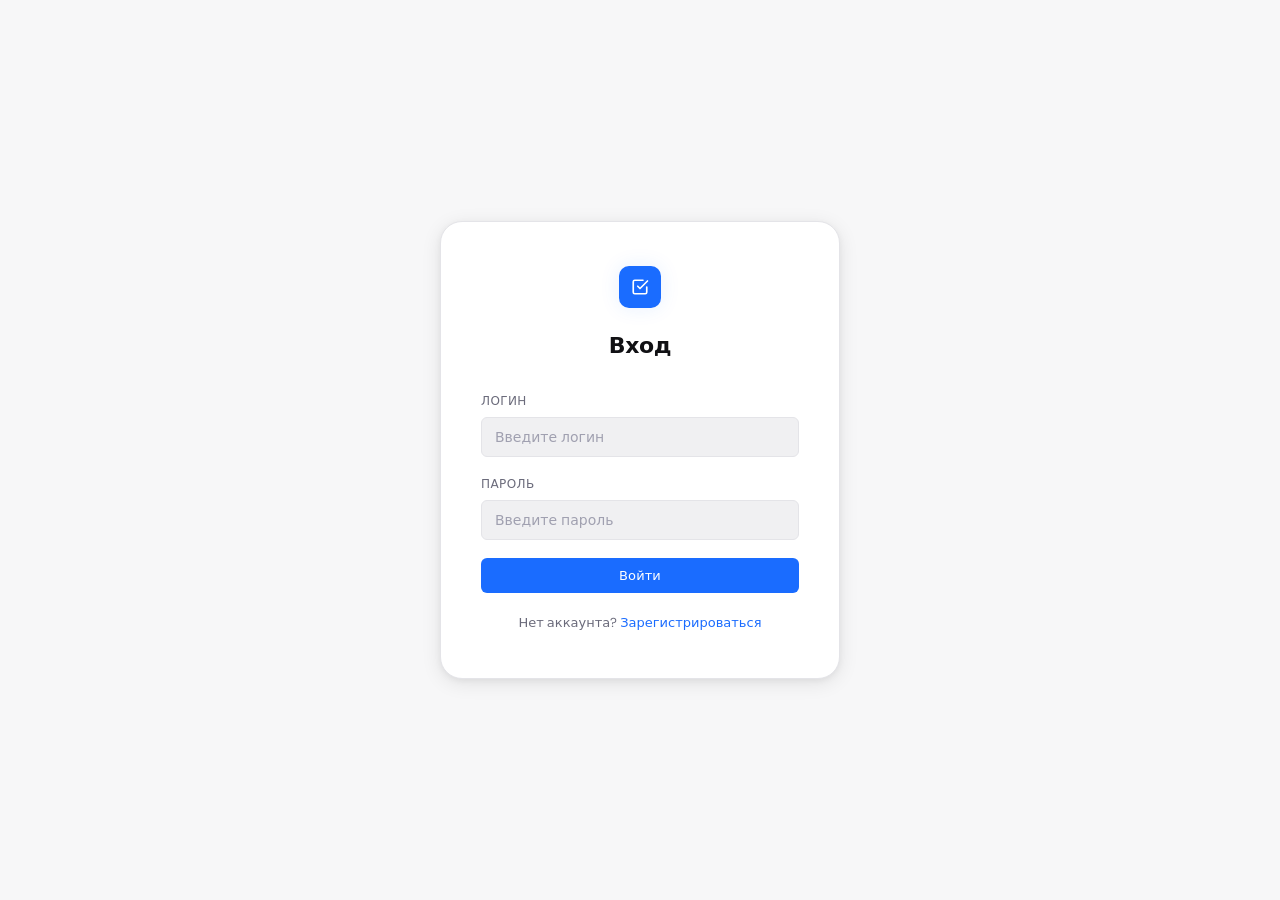
<file: frontend/index.html>
<!DOCTYPE html>
<html lang="ru" data-theme="light">
<head>
  <meta charset="UTF-8">
  <meta name="viewport" content="width=device-width, initial-scale=1.0">
  <title>Задачи</title>
  <link rel="stylesheet" href="css/style.css">
</head>
<body>
<div id="app">

  <!-- ── Auth ─────────────────────────────────────────── -->
  <div id="auth-container" class="container hidden">

    <div id="login-form" class="auth-form">
      <div class="auth-logo">
        <div class="auth-logo-mark">
          <svg width="18" height="18" viewBox="0 0 24 24" fill="none" stroke="currentColor" stroke-width="2.2" stroke-linecap="round" stroke-linejoin="round">
            <path d="M9 11l3 3L22 4"/><path d="M21 12v7a2 2 0 01-2 2H5a2 2 0 01-2-2V5a2 2 0 012-2h11"/>
          </svg>
        </div>
      </div>
      <h1>Вход</h1>
      <form onsubmit="return handleLogin(event)">
        <div class="form-group">
          <label for="login-username">Логин</label>
          <input type="text" id="login-username" name="login" placeholder="Введите логин" required>
        </div>
        <div class="form-group">
          <label for="login-password">Пароль</label>
          <input type="password" id="login-password" name="password" placeholder="Введите пароль" required>
        </div>
        <button type="submit" class="btn btn-primary">Войти</button>
        <p class="form-switch">Нет аккаунта? <a href="#" onclick="showRegister()">Зарегистрироваться</a></p>
      </form>
    </div>

    <div id="register-form" class="auth-form hidden">
      <div class="auth-logo">
        <div class="auth-logo-mark">
          <svg width="18" height="18" viewBox="0 0 24 24" fill="none" stroke="currentColor" stroke-width="2.2" stroke-linecap="round" stroke-linejoin="round">
            <path d="M9 11l3 3L22 4"/><path d="M21 12v7a2 2 0 01-2 2H5a2 2 0 01-2-2V5a2 2 0 012-2h11"/>
          </svg>
        </div>
      </div>
      <h1>Регистрация</h1>
      <form onsubmit="return handleRegister(event)">
        <div class="form-group">
          <label for="register-username">Логин</label>
          <input type="text" id="register-username" name="login" placeholder="Придумайте логин" required>
        </div>
        <div class="form-group">
          <label for="register-password">Пароль</label>
          <input type="password" id="register-password" name="password" placeholder="Придумайте пароль" required>
        </div>
        <button type="submit" class="btn btn-primary">Создать аккаунт</button>
        <p class="form-switch">Уже есть аккаунт? <a href="#" onclick="showLogin()">Войти</a></p>
      </form>
    </div>

  </div>

  <!-- ── Main App ───────────────────────────────────────── -->
  <div id="main-container" class="container hidden">

    <!-- Header -->
    <header class="header">
      <div class="header-brand">
        <div class="header-brand-mark">
          <svg width="16" height="16" viewBox="0 0 24 24" fill="none" stroke="currentColor" stroke-width="2.3" stroke-linecap="round" stroke-linejoin="round">
            <path d="M9 11l3 3L22 4"/><path d="M21 12v7a2 2 0 01-2 2H5a2 2 0 01-2-2V5a2 2 0 012-2h11"/>
          </svg>
        </div>
        <h1>Задачи</h1>
      </div>
      <div class="header-actions">
        <span id="user-greeting"></span>
        <button class="theme-toggle" onclick="toggleTheme()" title="Сменить тему" id="theme-btn">
          <!-- sun icon (shown in dark mode) -->
          <svg id="icon-sun" width="16" height="16" viewBox="0 0 24 24" fill="none" stroke="currentColor" stroke-width="2" stroke-linecap="round" stroke-linejoin="round" style="display:none">
            <circle cx="12" cy="12" r="5"/><line x1="12" y1="1" x2="12" y2="3"/><line x1="12" y1="21" x2="12" y2="23"/>
            <line x1="4.22" y1="4.22" x2="5.64" y2="5.64"/><line x1="18.36" y1="18.36" x2="19.78" y2="19.78"/>
            <line x1="1" y1="12" x2="3" y2="12"/><line x1="21" y1="12" x2="23" y2="12"/>
            <line x1="4.22" y1="19.78" x2="5.64" y2="18.36"/><line x1="18.36" y1="5.64" x2="19.78" y2="4.22"/>
          </svg>
          <!-- moon icon (shown in light mode) -->
          <svg id="icon-moon" width="16" height="16" viewBox="0 0 24 24" fill="none" stroke="currentColor" stroke-width="2" stroke-linecap="round" stroke-linejoin="round">
            <path d="M21 12.79A9 9 0 1111.21 3a7 7 0 009.79 9.79z"/>
          </svg>
        </button>
        <button onclick="showProfile()" class="btn btn-secondary btn-small">
          <svg width="13" height="13" viewBox="0 0 24 24" fill="none" stroke="currentColor" stroke-width="2" stroke-linecap="round" stroke-linejoin="round">
            <path d="M20 21v-2a4 4 0 00-4-4H8a4 4 0 00-4 4v2"/><circle cx="12" cy="7" r="4"/>
          </svg>
          Профиль
        </button>
        <button onclick="handleLogout()" class="btn btn-danger btn-small">
          <svg width="13" height="13" viewBox="0 0 24 24" fill="none" stroke="currentColor" stroke-width="2" stroke-linecap="round" stroke-linejoin="round">
            <path d="M9 21H5a2 2 0 01-2-2V5a2 2 0 012-2h4"/><polyline points="16 17 21 12 16 7"/><line x1="21" y1="12" x2="9" y2="12"/>
          </svg>
          Выйти
        </button>
      </div>
    </header>

    <!-- Navigation -->
    <nav class="nav">
      <button class="nav-btn active" onclick="showSection('tasks')">Задачи</button>
      <button class="nav-btn" onclick="showSection('types')">Типы задач</button>
    </nav>

    <!-- Tasks Section -->
    <section id="tasks-section">

      <!-- Week Date Picker -->
      <div class="week-picker">
        <div class="week-picker-header">
          <span class="week-label" id="week-label"></span>
          <div class="week-header-right">
            <button class="week-today-btn" onclick="jumpToToday()" id="week-today-btn">Сегодня</button>
            <button class="week-nav-btn" id="week-prev" onclick="shiftWeek(-1)">
              <svg width="12" height="12" viewBox="0 0 24 24" fill="none" stroke="currentColor" stroke-width="2.5" stroke-linecap="round" stroke-linejoin="round"><polyline points="15 18 9 12 15 6"/></svg>
            </button>
            <button class="week-nav-btn" id="week-next" onclick="shiftWeek(1)">
              <svg width="12" height="12" viewBox="0 0 24 24" fill="none" stroke="currentColor" stroke-width="2.5" stroke-linecap="round" stroke-linejoin="round"><polyline points="9 18 15 12 9 6"/></svg>
            </button>
          </div>
        </div>
        <div class="week-days" id="week-days"></div>
      </div>

      <div class="filters">
        <input type="text" id="search-input" placeholder="Поиск задач..." oninput="debouncedSearch()">
        <select id="filter-completed" onchange="applyFilters()">
          <option value="">Все задачи</option>
          <option value="true">Выполненные</option>
          <option value="false">Невыполненные</option>
        </select>
        <input type="date" id="filter-date" style="display:none">
        <button onclick="clearFilters()" class="btn btn-ghost btn-small">Сбросить</button>
      </div>

      <div class="section-toolbar">
        <span class="tasks-count" id="tasks-count"></span>
        <button onclick="showCreateTaskModal()" class="btn btn-primary">
          <svg width="14" height="14" viewBox="0 0 24 24" fill="none" stroke="currentColor" stroke-width="2.3" stroke-linecap="round" stroke-linejoin="round">
            <line x1="12" y1="5" x2="12" y2="19"/><line x1="5" y1="12" x2="19" y2="12"/>
          </svg>
          Новая задача
        </button>
      </div>

      <div id="tasks-list" class="tasks-grid"></div>
    </section>

    <!-- Types Section -->
    <section id="types-section" class="hidden">
      <div class="type-manager">
        <h2>Управление типами</h2>
        <form onsubmit="return handleCreateType(event)" class="inline-form">
          <input type="text" id="type-title" placeholder="Название нового типа" required>
          <button type="submit" class="btn btn-primary">
            <svg width="14" height="14" viewBox="0 0 24 24" fill="none" stroke="currentColor" stroke-width="2.3" stroke-linecap="round" stroke-linejoin="round">
              <line x1="12" y1="5" x2="12" y2="19"/><line x1="5" y1="12" x2="19" y2="12"/>
            </svg>
            Добавить
          </button>
        </form>
        <div id="types-list" class="types-grid"></div>
      </div>
    </section>

    <!-- Profile Section -->
    <section id="profile-section" class="hidden">
      <div class="profile-card">
        <h2>Профиль</h2>
        <div class="profile-row">
          <span class="profile-label">ID</span>
          <span class="profile-value" id="profile-id"></span>
        </div>
        <div class="profile-row">
          <span class="profile-label">Логин</span>
          <span class="profile-value" id="profile-login"></span>
        </div>
      </div>
    </section>

  </div>

  <!-- ── Modals ─────────────────────────────────────────── -->

  <!-- Task Modal -->
  <div id="task-modal" class="modal hidden">
    <div class="modal-content">
      <div class="modal-header">
        <h2 id="task-modal-title">Создать задачу</h2>
        <span class="close" onclick="closeTaskModal()">&times;</span>
      </div>
      <form onsubmit="return handleTaskSubmit(event)">
        <input type="hidden" id="task-id">
        <div class="form-group">
          <label for="task-title">Название</label>
          <input type="text" id="task-title" placeholder="Что нужно сделать?" required>
        </div>
        <div class="form-group">
          <label for="task-description">Описание</label>
          <textarea id="task-description" placeholder="Подробности (необязательно)"></textarea>
        </div>
        <div class="form-group">
          <label for="task-date">Дата выполнения</label>
          <input type="date" id="task-date">
        </div>
        <div class="form-group">
          <label for="task-type-select">Тип задачи</label>
          <select id="task-type-select" required></select>
        </div>
        <button type="submit" class="btn btn-primary">Сохранить задачу</button>
      </form>
    </div>
  </div>

  <!-- Profile Modal -->
  <div id="profile-modal" class="modal hidden">
    <div class="modal-content">
      <div class="modal-header">
        <h2>Профиль</h2>
        <span class="close" onclick="closeProfileModal()">&times;</span>
      </div>
      <div class="profile-row">
        <span class="profile-label">ID</span>
        <span class="profile-value" id="modal-profile-id"></span>
      </div>
      <div class="profile-row">
        <span class="profile-label">Логин</span>
        <span class="profile-value" id="modal-profile-login"></span>
      </div>
    </div>
  </div>

</div>

<!-- Toasts -->
<div id="toast-container"></div>

<script>
  // ── Theme ───────────────────────────────────────────────
  (function() {
    const saved = localStorage.getItem('theme') || 'light';
    document.documentElement.setAttribute('data-theme', saved);
    updateThemeIcons(saved);
  })();

  function toggleTheme() {
    const current = document.documentElement.getAttribute('data-theme');
    const next = current === 'light' ? 'dark' : 'light';
    document.documentElement.setAttribute('data-theme', next);
    localStorage.setItem('theme', next);
    updateThemeIcons(next);
  }

  function updateThemeIcons(theme) {
    const sun  = document.getElementById('icon-sun');
    const moon = document.getElementById('icon-moon');
    if (!sun || !moon) return;
    sun.style.display  = theme === 'dark'  ? 'block' : 'none';
    moon.style.display = theme === 'light' ? 'block' : 'none';
  }

  // ── Week Date Picker ────────────────────────────────────
  const DAY_NAMES = ['Вс','Пн','Вт','Ср','Чт','Пт','Сб'];
  const MONTH_NAMES = ['январь','февраль','март','апрель','май','июнь','июль','август','сентябрь','октябрь','ноябрь','декабрь'];
  window._weekOffset = 0;
  window._selectedDate = null;

  function getWeekDates(offset) {
    const now = new Date();
    const dayOfWeek = (now.getDay() + 6) % 7;
    const monday = new Date(now);
    monday.setDate(now.getDate() - dayOfWeek + offset * 7);
    monday.setHours(0,0,0,0);
    return Array.from({length: 7}, (_, i) => {
      const d = new Date(monday);
      d.setDate(monday.getDate() + i);
      return d;
    });
  }

  function toYMD(d) {
    return d.getFullYear() + '-' + String(d.getMonth()+1).padStart(2,'0') + '-' + String(d.getDate()).padStart(2,'0');
  }

  function renderWeekPicker() {
    const days = getWeekDates(window._weekOffset);
    const today = toYMD(new Date());
    const first = days[0], last = days[6];

    const cap = s => s.charAt(0).toUpperCase() + s.slice(1);
    let label;
    if (first.getMonth() === last.getMonth()) {
      label = cap(MONTH_NAMES[first.getMonth()]) + ' ' + first.getFullYear();
    } else if (first.getFullYear() === last.getFullYear()) {
      label = cap(MONTH_NAMES[first.getMonth()]) + ' — ' + cap(MONTH_NAMES[last.getMonth()]) + ' ' + last.getFullYear();
    } else {
      label = cap(MONTH_NAMES[first.getMonth()]) + ' ' + first.getFullYear() + ' — ' + cap(MONTH_NAMES[last.getMonth()]) + ' ' + last.getFullYear();
    }
    document.getElementById('week-label').textContent = label;

    const todayInView = days.some(d => toYMD(d) === today);
    const todayBtn = document.getElementById('week-today-btn');
    // visible only when current week is NOT in view
    todayBtn.classList.toggle('visible', !todayInView);

    const container = document.getElementById('week-days');
    container.innerHTML = days.map(d => {
      const ymd = toYMD(d);
      const isToday = todayInView && ymd === today;
      const isSelected = ymd === window._selectedDate;
      let cls = 'week-day';
      if (isToday) cls += ' today';
      if (isSelected) cls += ' selected';
      return '<button class="' + cls + '" onclick="selectWeekDay(\'' + ymd + '\')">' +
        '<span class="week-day-name">' + DAY_NAMES[d.getDay()] + '</span>' +
        '<span class="week-day-num-wrap"><span class="week-day-num">' + d.getDate() + '</span></span>' +
        '</button>';
    }).join('');
  }

  window.shiftWeek = function(dir) {
    window._weekOffset += dir;
    renderWeekPicker();
  };
  window.jumpToToday = function() {
    window._weekOffset = 0;
    renderWeekPicker();
  };
  window.selectWeekDay = function(ymd) {
    window._selectedDate = window._selectedDate === ymd ? null : ymd;
    const hiddenDate = document.getElementById('filter-date');
    if (hiddenDate) hiddenDate.value = window._selectedDate || '';
    renderWeekPicker();
    if (typeof applyFilters === 'function') applyFilters();
  };
  document.addEventListener('DOMContentLoaded', () => {
    renderWeekPicker();
    // Patch clearFilters to also reset week picker selection
    const _origClear = window.clearFilters;
    window.clearFilters = function() {
      window._selectedDate = null;
      renderWeekPicker();
      if (typeof _origClear === 'function') _origClear();
    };
  });

  // ── Toast override for icons ────────────────────────────
  window._showToast = function(message, type = 'info') {
    const container = document.getElementById('toast-container');
    const icons = { success: '✓', error: '✕', info: 'i' };
    const toast = document.createElement('div');
    toast.className = `toast ${type}`;
    toast.innerHTML = `<span class="toast-icon">${icons[type] || 'i'}</span><span>${message}</span>`;
    container.appendChild(toast);
    setTimeout(() => toast.remove(), 3500);
  };
</script>
<script src="js/api.js"></script>
<script src="js/app.js"></script>
</body>
</html>
</file>
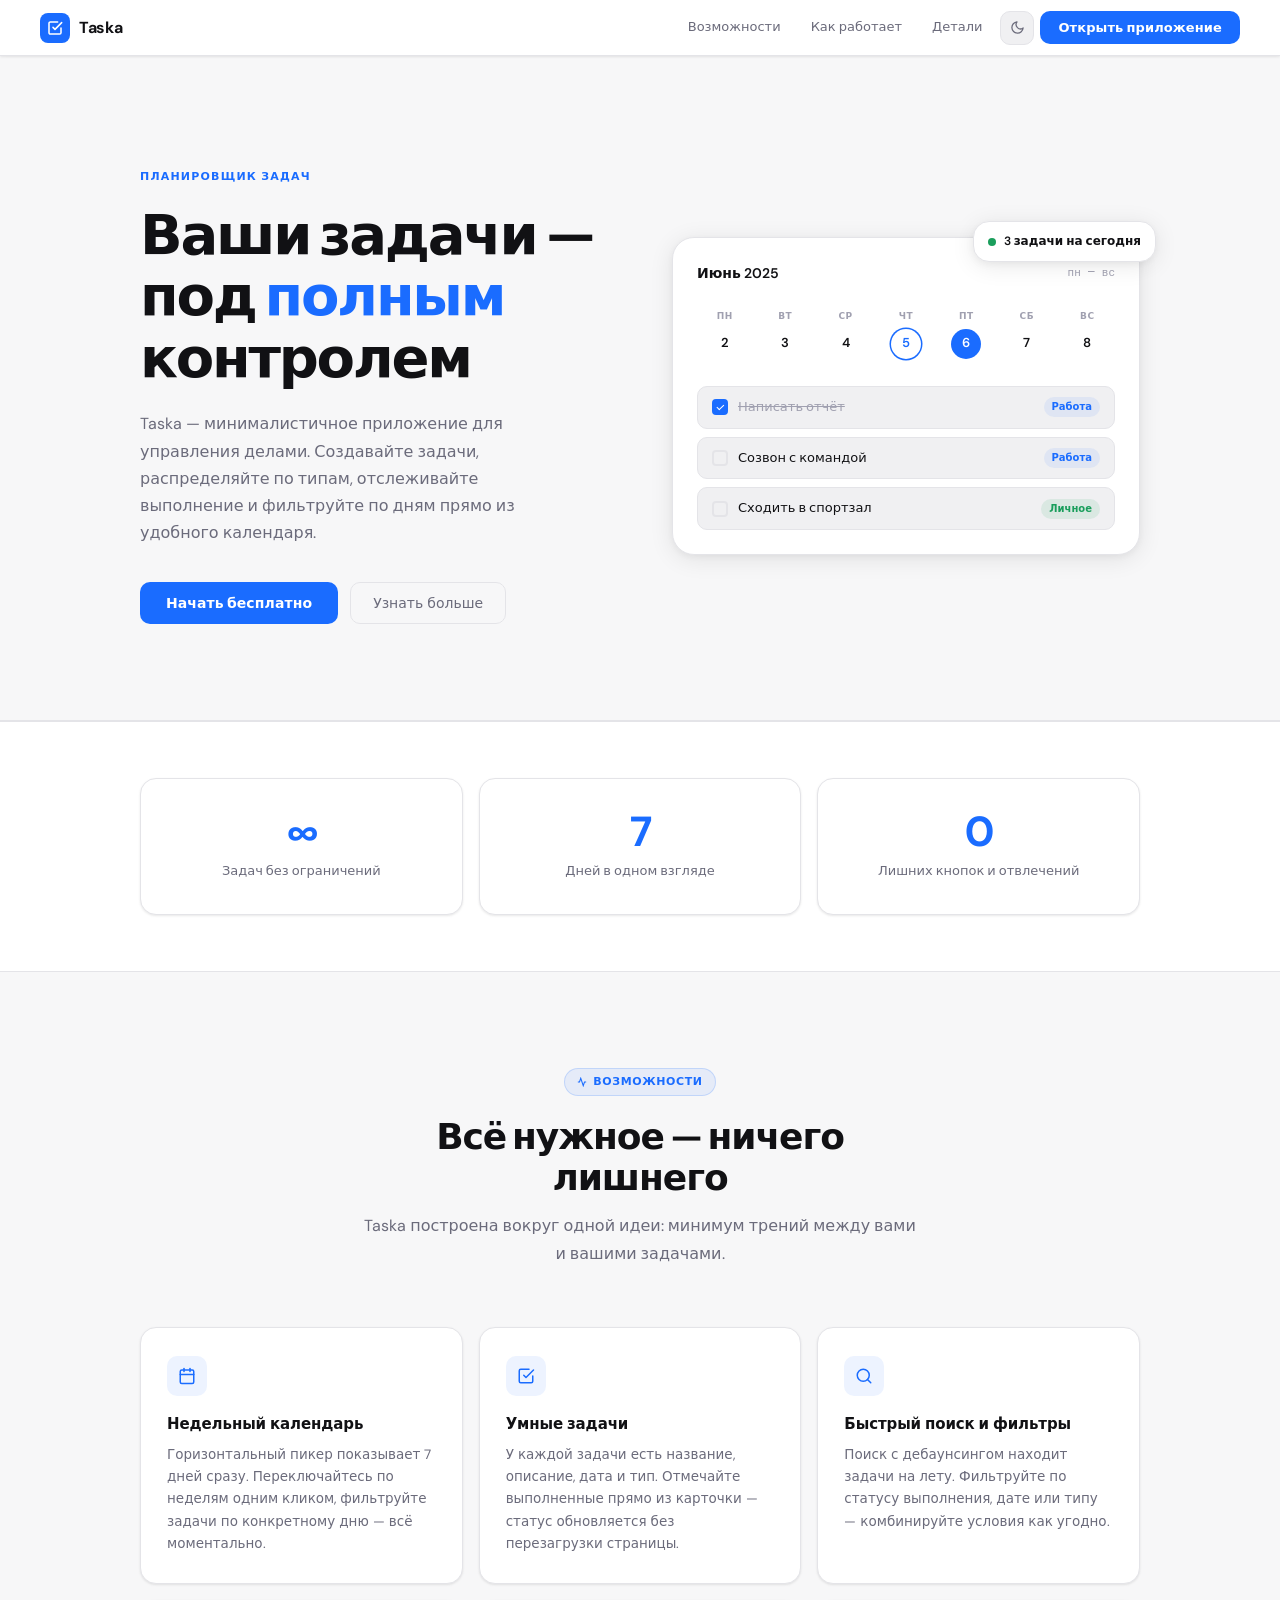
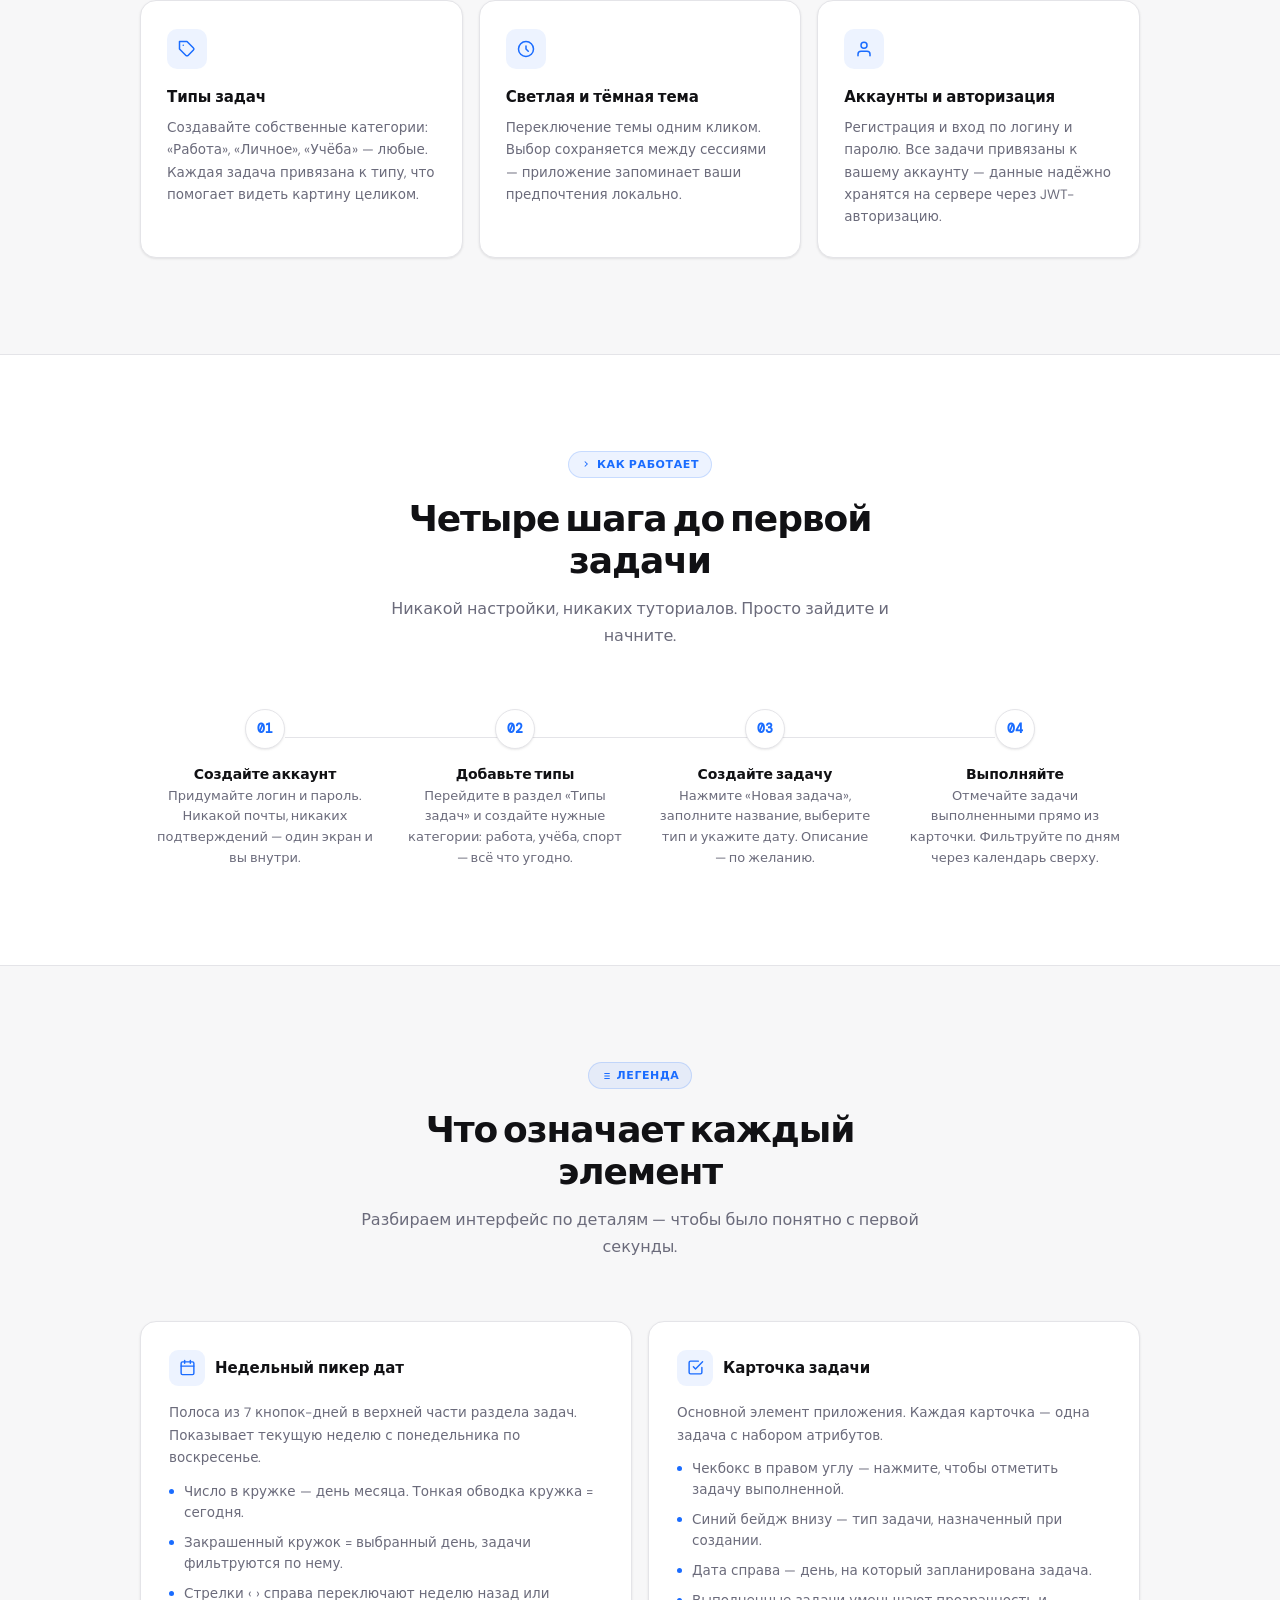
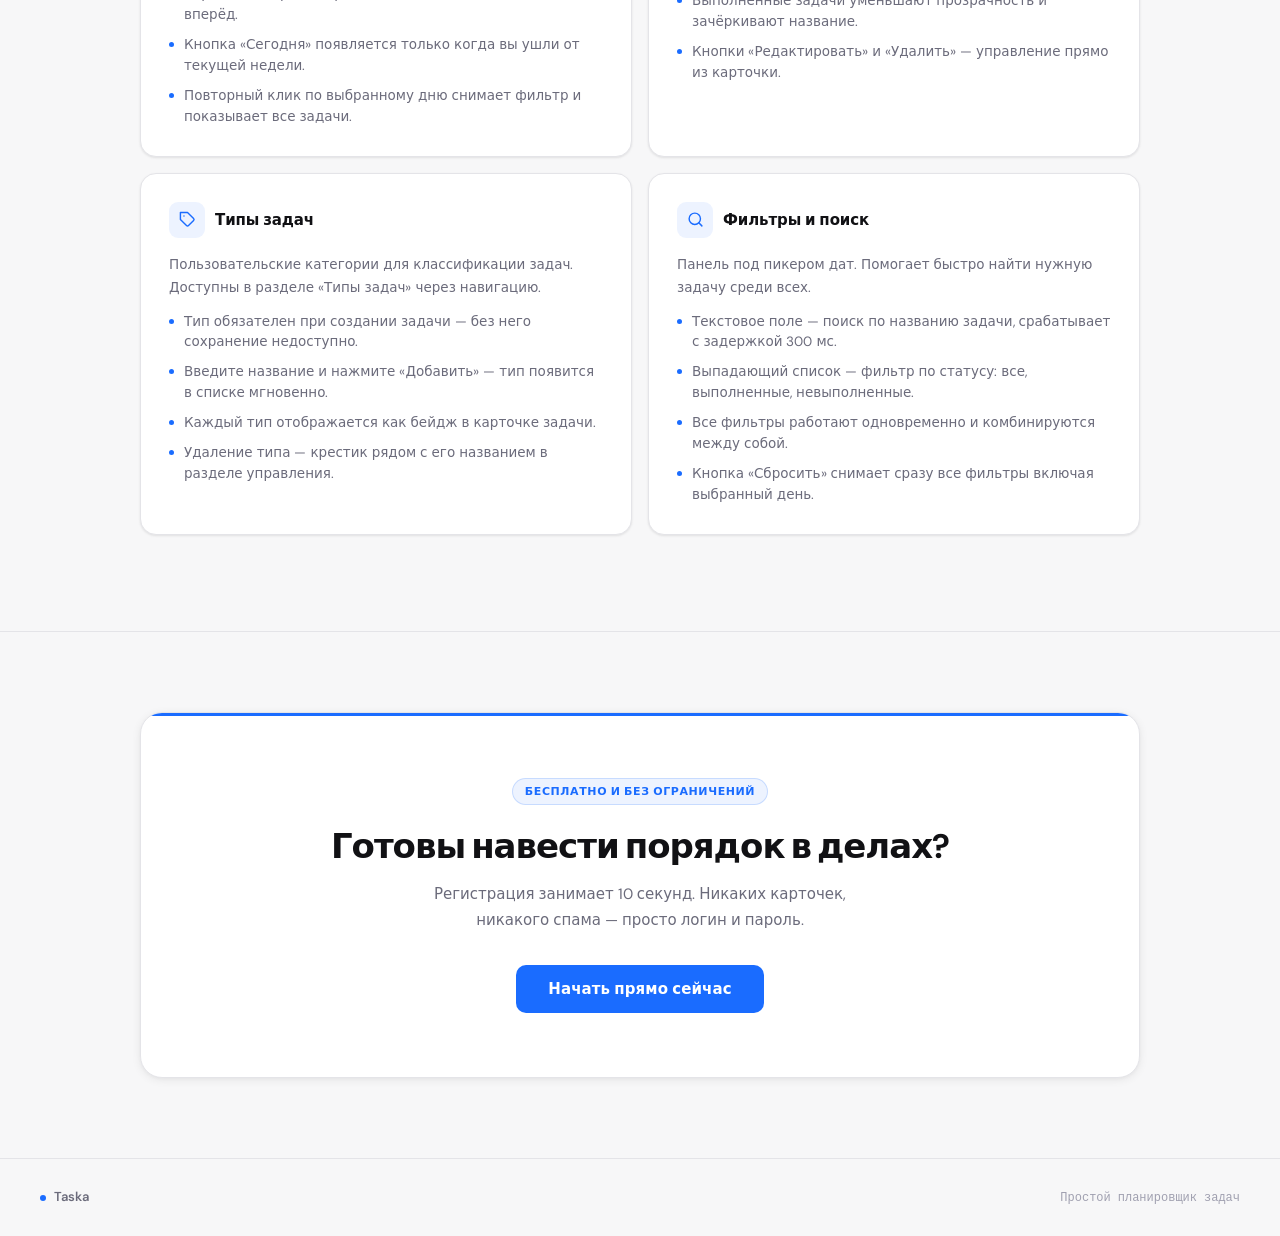
<file: frontend/landing.html>
<!DOCTYPE html>
<html lang="ru" data-theme="light">
<head>
  <meta charset="UTF-8">
  <meta name="viewport" content="width=device-width, initial-scale=1.0">
  <title>Taska — умный планировщик задач</title>
  <link rel="preconnect" href="https://fonts.googleapis.com">
  <link href="https://fonts.googleapis.com/css2?family=DM+Sans:ital,opsz,wght@0,9..40,300;0,9..40,400;0,9..40,500;0,9..40,600;0,9..40,700;1,9..40,300&family=DM+Mono:wght@400;500&display=swap" rel="stylesheet">
  <style>
    /* ── Tokens ─────────────────────────────────────────── */
    :root {
      --bg:           #f7f7f8;
      --surface:      #ffffff;
      --surface-2:    #f0f0f2;
      --border:       #e4e4e8;
      --text:         #111114;
      --text-2:       #6b6b7b;
      --text-3:       #a0a0b0;
      --accent:       #1a6cff;
      --accent-soft:  rgba(26,108,255,.08);
      --accent-mid:   rgba(26,108,255,.18);
      --success:      #1a9e5c;
      --success-soft: rgba(26,158,92,.10);

      --r:    10px;
      --r-lg: 16px;
      --r-xl: 22px;

      --sh-sm: 0 1px 3px rgba(0,0,0,.06), 0 1px 2px rgba(0,0,0,.04);
      --sh:    0 2px 10px rgba(0,0,0,.07), 0 1px 4px rgba(0,0,0,.04);
      --sh-md: 0 4px 24px rgba(0,0,0,.09), 0 2px 8px rgba(0,0,0,.05);

      --t: 160ms cubic-bezier(.4,0,.2,1);
    }

    [data-theme="dark"] {
      --bg:          #0e0e11;
      --surface:     #17171c;
      --surface-2:   #1f1f26;
      --border:      #2a2a35;
      --text:        #ebebf0;
      --text-2:      #8888a0;
      --text-3:      #55556a;
      --accent:      #4d8fff;
      --accent-soft: rgba(77,143,255,.11);
      --accent-mid:  rgba(77,143,255,.22);
      --success:     #2dcc7a;
      --success-soft:rgba(45,204,122,.12);

      --sh-sm: 0 1px 3px rgba(0,0,0,.3);
      --sh:    0 2px 10px rgba(0,0,0,.38);
      --sh-md: 0 4px 24px rgba(0,0,0,.5);
    }

    /* ── Reset ──────────────────────────────────────────── */
    *, *::before, *::after { box-sizing: border-box; margin: 0; padding: 0; }

    html { scroll-behavior: smooth; }

    body {
      font-family: 'DM Sans', system-ui, sans-serif;
      background: var(--bg);
      color: var(--text);
      line-height: 1.6;
      -webkit-font-smoothing: antialiased;
      transition: background .28s, color .28s;
    }

    a { color: inherit; text-decoration: none; }

    ::-webkit-scrollbar { width: 6px; }
    ::-webkit-scrollbar-thumb { background: var(--border); border-radius: 10px; }

    /* ── Nav ────────────────────────────────────────────── */
    .nav {
      position: sticky;
      top: 0;
      z-index: 100;
      background: var(--surface);
      border-bottom: 1px solid var(--border);
      padding: 0 40px;
      height: 56px;
      display: flex;
      align-items: center;
      justify-content: space-between;
      box-shadow: var(--sh-sm);
    }

    .nav-brand {
      display: flex;
      align-items: center;
      gap: 9px;
    }

    .nav-logo {
      width: 30px; height: 30px;
      background: var(--accent);
      border-radius: 8px;
      display: flex;
      align-items: center;
      justify-content: center;
      flex-shrink: 0;
    }

    .nav-logo svg { color: #fff; }

    .nav-name {
      font-size: 16px;
      font-weight: 700;
      letter-spacing: -.3px;
      color: var(--text);
    }

    .nav-links {
      display: flex;
      align-items: center;
      gap: 6px;
    }

    .nav-link {
      font-size: 13px;
      font-weight: 500;
      color: var(--text-2);
      padding: 6px 12px;
      border-radius: var(--r);
      transition: background var(--t), color var(--t);
    }

    .nav-link:hover { background: var(--surface-2); color: var(--text); }

    .theme-btn {
      width: 34px; height: 34px;
      display: flex; align-items: center; justify-content: center;
      background: var(--surface-2);
      border: 1px solid var(--border);
      border-radius: var(--r);
      color: var(--text-2);
      cursor: pointer;
      transition: background var(--t), color var(--t);
    }

    .theme-btn:hover { background: var(--border); color: var(--text); }

    .btn-cta {
      padding: 8px 18px;
      background: var(--accent);
      color: #fff;
      border-radius: var(--r);
      font-size: 13px;
      font-weight: 600;
      font-family: inherit;
      border: none;
      cursor: pointer;
      transition: opacity var(--t), box-shadow var(--t);
      letter-spacing: .1px;
    }

    .btn-cta:hover { opacity: .88; box-shadow: 0 0 20px var(--accent-mid); }

    /* ── Layout helpers ─────────────────────────────────── */
    .wrap {
      max-width: 1080px;
      margin: 0 auto;
      padding: 0 40px;
    }

    section { padding: 96px 0; }
    section + section { border-top: 1px solid var(--border); }

    .label-chip {
      display: inline-flex;
      align-items: center;
      gap: 6px;
      background: var(--accent-soft);
      color: var(--accent);
      border: 1px solid var(--accent-mid);
      border-radius: 20px;
      padding: 4px 12px;
      font-size: 11px;
      font-weight: 700;
      letter-spacing: .6px;
      text-transform: uppercase;
      margin-bottom: 20px;
    }

    /* ── Hero ───────────────────────────────────────────── */
    .hero {
      padding: 112px 0 96px;
      border-bottom: 1px solid var(--border);
    }

    .hero-inner {
      display: grid;
      grid-template-columns: 1fr 1fr;
      gap: 64px;
      align-items: center;
    }

    .hero-eyebrow {
      font-size: 11px;
      font-weight: 700;
      letter-spacing: 1.2px;
      text-transform: uppercase;
      color: var(--accent);
      margin-bottom: 18px;
    }

    .hero-title {
      font-size: clamp(36px, 5vw, 56px);
      font-weight: 700;
      line-height: 1.1;
      letter-spacing: -.04em;
      color: var(--text);
      margin-bottom: 22px;
    }

    .hero-title em {
      font-style: normal;
      color: var(--accent);
    }

    .hero-desc {
      font-size: 16px;
      color: var(--text-2);
      line-height: 1.7;
      max-width: 440px;
      margin-bottom: 36px;
      font-weight: 400;
    }

    .hero-actions {
      display: flex;
      gap: 12px;
      align-items: center;
      flex-wrap: wrap;
    }

    .btn-primary {
      padding: 12px 26px;
      background: var(--accent);
      color: #fff;
      border-radius: var(--r);
      font-size: 14px;
      font-weight: 600;
      font-family: inherit;
      border: none;
      cursor: pointer;
      transition: opacity var(--t), box-shadow var(--t);
      letter-spacing: .1px;
    }

    .btn-primary:hover { opacity: .88; box-shadow: 0 0 24px var(--accent-mid); }

    .btn-outline {
      padding: 11px 22px;
      background: transparent;
      color: var(--text-2);
      border: 1px solid var(--border);
      border-radius: var(--r);
      font-size: 14px;
      font-weight: 500;
      font-family: inherit;
      cursor: pointer;
      transition: background var(--t), color var(--t), border-color var(--t);
    }

    .btn-outline:hover { background: var(--surface-2); color: var(--text); border-color: var(--text-3); }

    /* Hero mock */
    .hero-visual {
      position: relative;
    }

    .mock-card {
      background: var(--surface);
      border: 1px solid var(--border);
      border-radius: var(--r-xl);
      padding: 24px;
      box-shadow: var(--sh-md);
    }

    .mock-header {
      display: flex;
      align-items: center;
      justify-content: space-between;
      margin-bottom: 18px;
    }

    .mock-title {
      font-size: 14px;
      font-weight: 600;
      color: var(--text);
    }

    .mock-date {
      font-size: 11px;
      font-family: 'DM Mono', monospace;
      color: var(--text-3);
    }

    .mock-week {
      display: grid;
      grid-template-columns: repeat(7, 1fr);
      gap: 5px;
      margin-bottom: 20px;
    }

    .mock-day {
      display: flex;
      flex-direction: column;
      align-items: center;
      gap: 5px;
      padding: 7px 0;
    }

    .mock-day-name {
      font-size: 9px;
      font-weight: 700;
      letter-spacing: .5px;
      text-transform: uppercase;
      color: var(--text-3);
    }

    .mock-day-num {
      width: 30px; height: 30px;
      display: flex;
      align-items: center;
      justify-content: center;
      border-radius: 50%;
      font-size: 13px;
      font-weight: 600;
      color: var(--text);
    }

    .mock-day-num.active {
      background: var(--accent);
      color: #fff;
    }

    .mock-day-num.today {
      box-shadow: 0 0 0 1.5px var(--accent);
      color: var(--accent);
    }

    .mock-tasks { display: flex; flex-direction: column; gap: 8px; }

    .mock-task {
      display: flex;
      align-items: center;
      gap: 10px;
      padding: 10px 14px;
      background: var(--surface-2);
      border-radius: var(--r);
      border: 1px solid var(--border);
    }

    .mock-check {
      width: 16px; height: 16px;
      border-radius: 4px;
      border: 2px solid var(--border);
      flex-shrink: 0;
    }

    .mock-check.done {
      background: var(--accent);
      border-color: var(--accent);
      display: flex;
      align-items: center;
      justify-content: center;
    }

    .mock-check.done::after {
      content: '';
      width: 4px; height: 7px;
      border: 1.5px solid #fff;
      border-top: none;
      border-left: none;
      transform: rotate(45deg) translate(-0.5px, -1px);
    }

    .mock-task-text { flex: 1; font-size: 13px; font-weight: 500; color: var(--text); }
    .mock-task-text.done { text-decoration: line-through; color: var(--text-3); }

    .mock-tag {
      font-size: 10px;
      font-weight: 600;
      padding: 2px 8px;
      border-radius: 20px;
      background: var(--accent-soft);
      color: var(--accent);
    }

    .mock-tag.green {
      background: var(--success-soft);
      color: var(--success);
    }

    /* floating badge */
    .mock-badge {
      position: absolute;
      top: -16px;
      right: -16px;
      background: var(--surface);
      border: 1px solid var(--border);
      border-radius: var(--r-lg);
      padding: 10px 14px;
      box-shadow: var(--sh-md);
      display: flex;
      align-items: center;
      gap: 8px;
      font-size: 12px;
      font-weight: 600;
      color: var(--text);
    }

    .mock-badge-dot {
      width: 8px; height: 8px;
      border-radius: 50%;
      background: var(--success);
      flex-shrink: 0;
    }

    /* ── Section heading ─────────────────────────────────── */
    .section-head {
      text-align: center;
      max-width: 560px;
      margin: 0 auto 60px;
    }

    .section-head h2 {
      font-size: clamp(26px, 3.5vw, 36px);
      font-weight: 700;
      letter-spacing: -.03em;
      color: var(--text);
      margin-bottom: 14px;
      line-height: 1.15;
    }

    .section-head p {
      font-size: 16px;
      color: var(--text-2);
      line-height: 1.7;
    }

    /* ── Features ─────────────────────────────────────────── */
    .features-grid {
      display: grid;
      grid-template-columns: repeat(3, 1fr);
      gap: 16px;
    }

    .feature-card {
      background: var(--surface);
      border: 1px solid var(--border);
      border-radius: var(--r-lg);
      padding: 28px 26px;
      box-shadow: var(--sh-sm);
      transition: border-color var(--t), box-shadow var(--t);
    }

    .feature-card:hover {
      border-color: var(--accent);
      box-shadow: var(--sh);
    }

    .feature-icon {
      width: 40px; height: 40px;
      background: var(--accent-soft);
      border-radius: 10px;
      display: flex;
      align-items: center;
      justify-content: center;
      color: var(--accent);
      margin-bottom: 16px;
    }

    .feature-card h3 {
      font-size: 15px;
      font-weight: 600;
      letter-spacing: -.1px;
      color: var(--text);
      margin-bottom: 8px;
    }

    .feature-card p {
      font-size: 13.5px;
      color: var(--text-2);
      line-height: 1.65;
    }

    /* ── How it works ──────────────────────────────────────── */
    .steps {
      display: grid;
      grid-template-columns: repeat(4, 1fr);
      gap: 0;
      position: relative;
    }

    .steps::before {
      content: '';
      position: absolute;
      top: 28px;
      left: calc(12.5% + 20px);
      right: calc(12.5% + 20px);
      height: 1px;
      background: var(--border);
    }

    .step {
      display: flex;
      flex-direction: column;
      align-items: center;
      text-align: center;
      padding: 0 16px;
      gap: 14px;
    }

    .step-num {
      width: 40px; height: 40px;
      border-radius: 50%;
      background: var(--surface);
      border: 1px solid var(--border);
      display: flex;
      align-items: center;
      justify-content: center;
      font-size: 13px;
      font-weight: 700;
      font-family: 'DM Mono', monospace;
      color: var(--accent);
      position: relative;
      z-index: 1;
      box-shadow: var(--sh-sm);
    }

    .step-title {
      font-size: 14px;
      font-weight: 600;
      color: var(--text);
      letter-spacing: -.1px;
    }

    .step-desc {
      font-size: 13px;
      color: var(--text-2);
      line-height: 1.6;
    }

    /* ── Details / Legend ──────────────────────────────────── */
    .legend-grid {
      display: grid;
      grid-template-columns: 1fr 1fr;
      gap: 16px;
    }

    .legend-card {
      background: var(--surface);
      border: 1px solid var(--border);
      border-radius: var(--r-lg);
      padding: 28px;
      box-shadow: var(--sh-sm);
    }

    .legend-card-head {
      display: flex;
      align-items: center;
      gap: 10px;
      margin-bottom: 16px;
    }

    .legend-card-icon {
      width: 36px; height: 36px;
      border-radius: 9px;
      background: var(--accent-soft);
      display: flex;
      align-items: center;
      justify-content: center;
      color: var(--accent);
      flex-shrink: 0;
    }

    .legend-card h3 {
      font-size: 15px;
      font-weight: 600;
      color: var(--text);
      letter-spacing: -.1px;
    }

    .legend-card p {
      font-size: 13.5px;
      color: var(--text-2);
      line-height: 1.7;
    }

    .legend-list {
      list-style: none;
      display: flex;
      flex-direction: column;
      gap: 9px;
      margin-top: 12px;
    }

    .legend-list li {
      display: flex;
      align-items: flex-start;
      gap: 10px;
      font-size: 13.5px;
      color: var(--text-2);
      line-height: 1.55;
    }

    .legend-list li::before {
      content: '';
      width: 5px; height: 5px;
      border-radius: 50%;
      background: var(--accent);
      margin-top: 7px;
      flex-shrink: 0;
    }

    /* ── Stats ──────────────────────────────────────────────── */
    .stats-row {
      display: grid;
      grid-template-columns: repeat(3, 1fr);
      gap: 16px;
    }

    .stat-card {
      background: var(--surface);
      border: 1px solid var(--border);
      border-radius: var(--r-lg);
      padding: 32px 28px;
      text-align: center;
      box-shadow: var(--sh-sm);
    }

    .stat-num {
      font-size: 42px;
      font-weight: 700;
      letter-spacing: -.04em;
      color: var(--accent);
      line-height: 1;
      margin-bottom: 8px;
      font-variant-numeric: tabular-nums;
    }

    .stat-label {
      font-size: 13px;
      color: var(--text-2);
      font-weight: 500;
    }

    /* ── CTA Banner ─────────────────────────────────────────── */
    .cta-banner {
      background: var(--surface);
      border: 1px solid var(--border);
      border-radius: var(--r-xl);
      padding: 64px 48px;
      text-align: center;
      box-shadow: var(--sh);
      position: relative;
      overflow: hidden;
    }

    .cta-banner::before {
      content: '';
      position: absolute;
      top: 0; left: 0; right: 0;
      height: 3px;
      background: var(--accent);
    }

    .cta-banner h2 {
      font-size: clamp(24px, 3vw, 34px);
      font-weight: 700;
      letter-spacing: -.03em;
      color: var(--text);
      margin-bottom: 14px;
      line-height: 1.2;
    }

    .cta-banner p {
      font-size: 15px;
      color: var(--text-2);
      max-width: 440px;
      margin: 0 auto 32px;
      line-height: 1.7;
    }

    /* ── Footer ──────────────────────────────────────────────── */
    footer {
      border-top: 1px solid var(--border);
      padding: 28px 40px;
      display: flex;
      align-items: center;
      justify-content: space-between;
    }

    .footer-brand {
      display: flex;
      align-items: center;
      gap: 8px;
      font-size: 13px;
      font-weight: 600;
      color: var(--text-2);
    }

    .footer-brand-dot {
      width: 6px; height: 6px;
      border-radius: 50%;
      background: var(--accent);
    }

    .footer-note {
      font-size: 12px;
      color: var(--text-3);
      font-family: 'DM Mono', monospace;
    }

    /* ── Animations ──────────────────────────────────────────── */
    @keyframes fadeUp {
      from { opacity: 0; transform: translateY(12px); }
      to   { opacity: 1; transform: translateY(0); }
    }

    .anim { animation: fadeUp .5s cubic-bezier(.4,0,.2,1) both; }
    .anim-d1 { animation-delay: .08s; }
    .anim-d2 { animation-delay: .16s; }
    .anim-d3 { animation-delay: .24s; }
    .anim-d4 { animation-delay: .32s; }

    /* ── Responsive ──────────────────────────────────────────── */
    @media (max-width: 900px) {
      .wrap { padding: 0 20px; }
      .nav { padding: 0 20px; }
      footer { padding: 24px 20px; }
      .hero-inner { grid-template-columns: 1fr; gap: 40px; }
      .hero-visual { display: none; }
      .features-grid { grid-template-columns: 1fr 1fr; }
      .steps { grid-template-columns: 1fr 1fr; gap: 32px; }
      .steps::before { display: none; }
      .legend-grid { grid-template-columns: 1fr; }
      .stats-row { grid-template-columns: 1fr; }
    }

    @media (max-width: 580px) {
      section { padding: 64px 0; }
      .features-grid { grid-template-columns: 1fr; }
      .nav-links .nav-link { display: none; }
      .cta-banner { padding: 40px 24px; }
    }
  </style>
</head>
<body>

<!-- ── Nav ────────────────────────────────────────────── -->
<nav class="nav">
  <div class="nav-brand">
    <div class="nav-logo">
      <svg width="16" height="16" viewBox="0 0 24 24" fill="none" stroke="currentColor" stroke-width="2.3" stroke-linecap="round" stroke-linejoin="round">
        <path d="M9 11l3 3L22 4"/><path d="M21 12v7a2 2 0 01-2 2H5a2 2 0 01-2-2V5a2 2 0 012-2h11"/>
      </svg>
    </div>
    <span class="nav-name">Taska</span>
  </div>
  <div class="nav-links">
    <a href="#features" class="nav-link">Возможности</a>
    <a href="#how" class="nav-link">Как работает</a>
    <a href="#details" class="nav-link">Детали</a>
    <button class="theme-btn" onclick="toggleTheme()" id="theme-btn" title="Сменить тему">
      <svg id="icon-moon" width="15" height="15" viewBox="0 0 24 24" fill="none" stroke="currentColor" stroke-width="2" stroke-linecap="round" stroke-linejoin="round">
        <path d="M21 12.79A9 9 0 1111.21 3a7 7 0 009.79 9.79z"/>
      </svg>
      <svg id="icon-sun" width="15" height="15" viewBox="0 0 24 24" fill="none" stroke="currentColor" stroke-width="2" stroke-linecap="round" stroke-linejoin="round" style="display:none">
        <circle cx="12" cy="12" r="5"/><line x1="12" y1="1" x2="12" y2="3"/><line x1="12" y1="21" x2="12" y2="23"/>
        <line x1="4.22" y1="4.22" x2="5.64" y2="5.64"/><line x1="18.36" y1="18.36" x2="19.78" y2="19.78"/>
        <line x1="1" y1="12" x2="3" y2="12"/><line x1="21" y1="12" x2="23" y2="12"/>
        <line x1="4.22" y1="19.78" x2="5.64" y2="18.36"/><line x1="18.36" y1="5.64" x2="19.78" y2="4.22"/>
      </svg>
    </button>
    <a href="index.html"><button class="btn-cta">Открыть приложение</button></a>
  </div>
</nav>

<!-- ── Hero ───────────────────────────────────────────── -->
<section class="hero">
  <div class="wrap">
    <div class="hero-inner">
      <div>
        <div class="hero-eyebrow anim">Планировщик задач</div>
        <h1 class="hero-title anim anim-d1">
          Ваши задачи —<br>под <em>полным</em><br>контролем
        </h1>
        <p class="hero-desc anim anim-d2">
          Taska — минималистичное приложение для управления делами. Создавайте задачи, распределяйте по типам, отслеживайте выполнение и фильтруйте по дням прямо из удобного календаря.
        </p>
        <div class="hero-actions anim anim-d3">
          <a href="index.html"><button class="btn-primary">Начать бесплатно</button></a>
          <a href="#features"><button class="btn-outline">Узнать больше</button></a>
        </div>
      </div>

      <!-- Visual mock -->
      <div class="hero-visual anim anim-d4">
        <div class="mock-badge">
          <span class="mock-badge-dot"></span>
          3 задачи на сегодня
        </div>
        <div class="mock-card">
          <div class="mock-header">
            <span class="mock-title">Июнь 2025</span>
            <span class="mock-date">пн — вс</span>
          </div>
          <div class="mock-week">
            <div class="mock-day"><span class="mock-day-name">Пн</span><span class="mock-day-num">2</span></div>
            <div class="mock-day"><span class="mock-day-name">Вт</span><span class="mock-day-num">3</span></div>
            <div class="mock-day"><span class="mock-day-name">Ср</span><span class="mock-day-num">4</span></div>
            <div class="mock-day"><span class="mock-day-name">Чт</span><span class="mock-day-num today">5</span></div>
            <div class="mock-day"><span class="mock-day-name">Пт</span><span class="mock-day-num active">6</span></div>
            <div class="mock-day"><span class="mock-day-name">Сб</span><span class="mock-day-num">7</span></div>
            <div class="mock-day"><span class="mock-day-name">Вс</span><span class="mock-day-num">8</span></div>
          </div>
          <div class="mock-tasks">
            <div class="mock-task">
              <div class="mock-check done"></div>
              <span class="mock-task-text done">Написать отчёт</span>
              <span class="mock-tag">Работа</span>
            </div>
            <div class="mock-task">
              <div class="mock-check"></div>
              <span class="mock-task-text">Созвон с командой</span>
              <span class="mock-tag">Работа</span>
            </div>
            <div class="mock-task">
              <div class="mock-check"></div>
              <span class="mock-task-text">Сходить в спортзал</span>
              <span class="mock-tag green">Личное</span>
            </div>
          </div>
        </div>
      </div>
    </div>
  </div>
</section>

<!-- ── Stats ───────────────────────────────────────────── -->
<section style="padding: 56px 0; background: var(--surface);">
  <div class="wrap">
    <div class="stats-row">
      <div class="stat-card">
        <div class="stat-num">∞</div>
        <div class="stat-label">Задач без ограничений</div>
      </div>
      <div class="stat-card">
        <div class="stat-num">7</div>
        <div class="stat-label">Дней в одном взгляде</div>
      </div>
      <div class="stat-card">
        <div class="stat-num">0</div>
        <div class="stat-label">Лишних кнопок и отвлечений</div>
      </div>
    </div>
  </div>
</section>

<!-- ── Features ────────────────────────────────────────── -->
<section id="features">
  <div class="wrap">
    <div class="section-head">
      <div class="label-chip">
        <svg width="10" height="10" viewBox="0 0 24 24" fill="none" stroke="currentColor" stroke-width="2.5"><polyline points="22 12 18 12 15 21 9 3 6 12 2 12"/></svg>
        Возможности
      </div>
      <h2>Всё нужное — ничего лишнего</h2>
      <p>Taska построена вокруг одной идеи: минимум трений между вами и вашими задачами.</p>
    </div>

    <div class="features-grid">
      <div class="feature-card">
        <div class="feature-icon">
          <svg width="18" height="18" viewBox="0 0 24 24" fill="none" stroke="currentColor" stroke-width="2" stroke-linecap="round" stroke-linejoin="round">
            <rect x="3" y="4" width="18" height="18" rx="2"/><line x1="16" y1="2" x2="16" y2="6"/><line x1="8" y1="2" x2="8" y2="6"/><line x1="3" y1="10" x2="21" y2="10"/>
          </svg>
        </div>
        <h3>Недельный календарь</h3>
        <p>Горизонтальный пикер показывает 7 дней сразу. Переключайтесь по неделям одним кликом, фильтруйте задачи по конкретному дню — всё моментально.</p>
      </div>

      <div class="feature-card">
        <div class="feature-icon">
          <svg width="18" height="18" viewBox="0 0 24 24" fill="none" stroke="currentColor" stroke-width="2" stroke-linecap="round" stroke-linejoin="round">
            <path d="M9 11l3 3L22 4"/><path d="M21 12v7a2 2 0 01-2 2H5a2 2 0 01-2-2V5a2 2 0 012-2h11"/>
          </svg>
        </div>
        <h3>Умные задачи</h3>
        <p>У каждой задачи есть название, описание, дата и тип. Отмечайте выполненные прямо из карточки — статус обновляется без перезагрузки страницы.</p>
      </div>

      <div class="feature-card">
        <div class="feature-icon">
          <svg width="18" height="18" viewBox="0 0 24 24" fill="none" stroke="currentColor" stroke-width="2" stroke-linecap="round" stroke-linejoin="round">
            <circle cx="11" cy="11" r="8"/><line x1="21" y1="21" x2="16.65" y2="16.65"/>
          </svg>
        </div>
        <h3>Быстрый поиск и фильтры</h3>
        <p>Поиск с дебаунсингом находит задачи на лету. Фильтруйте по статусу выполнения, дате или типу — комбинируйте условия как угодно.</p>
      </div>

      <div class="feature-card">
        <div class="feature-icon">
          <svg width="18" height="18" viewBox="0 0 24 24" fill="none" stroke="currentColor" stroke-width="2" stroke-linecap="round" stroke-linejoin="round">
            <path d="M20.59 13.41l-7.17 7.17a2 2 0 01-2.83 0L2 12V2h10l8.59 8.59a2 2 0 010 2.82z"/><line x1="7" y1="7" x2="7.01" y2="7"/>
          </svg>
        </div>
        <h3>Типы задач</h3>
        <p>Создавайте собственные категории: «Работа», «Личное», «Учёба» — любые. Каждая задача привязана к типу, что помогает видеть картину целиком.</p>
      </div>

      <div class="feature-card">
        <div class="feature-icon">
          <svg width="18" height="18" viewBox="0 0 24 24" fill="none" stroke="currentColor" stroke-width="2" stroke-linecap="round" stroke-linejoin="round">
            <circle cx="12" cy="12" r="10"/><path d="M12 8v4l3 3"/>
          </svg>
        </div>
        <h3>Светлая и тёмная тема</h3>
        <p>Переключение темы одним кликом. Выбор сохраняется между сессиями — приложение запоминает ваши предпочтения локально.</p>
      </div>

      <div class="feature-card">
        <div class="feature-icon">
          <svg width="18" height="18" viewBox="0 0 24 24" fill="none" stroke="currentColor" stroke-width="2" stroke-linecap="round" stroke-linejoin="round">
            <path d="M20 21v-2a4 4 0 00-4-4H8a4 4 0 00-4 4v2"/><circle cx="12" cy="7" r="4"/>
          </svg>
        </div>
        <h3>Аккаунты и авторизация</h3>
        <p>Регистрация и вход по логину и паролю. Все задачи привязаны к вашему аккаунту — данные надёжно хранятся на сервере через JWT-авторизацию.</p>
      </div>
    </div>
  </div>
</section>

<!-- ── How it works ─────────────────────────────────────── -->
<section id="how" style="background: var(--surface);">
  <div class="wrap">
    <div class="section-head">
      <div class="label-chip">
        <svg width="10" height="10" viewBox="0 0 24 24" fill="none" stroke="currentColor" stroke-width="2.5"><polyline points="9 18 15 12 9 6"/></svg>
        Как работает
      </div>
      <h2>Четыре шага до первой задачи</h2>
      <p>Никакой настройки, никаких туториалов. Просто зайдите и начните.</p>
    </div>

    <div class="steps">
      <div class="step">
        <div class="step-num">01</div>
        <div>
          <div class="step-title">Создайте аккаунт</div>
          <div class="step-desc">Придумайте логин и пароль. Никакой почты, никаких подтверждений — один экран и вы внутри.</div>
        </div>
      </div>
      <div class="step">
        <div class="step-num">02</div>
        <div>
          <div class="step-title">Добавьте типы</div>
          <div class="step-desc">Перейдите в раздел «Типы задач» и создайте нужные категории: работа, учёба, спорт — всё что угодно.</div>
        </div>
      </div>
      <div class="step">
        <div class="step-num">03</div>
        <div>
          <div class="step-title">Создайте задачу</div>
          <div class="step-desc">Нажмите «Новая задача», заполните название, выберите тип и укажите дату. Описание — по желанию.</div>
        </div>
      </div>
      <div class="step">
        <div class="step-num">04</div>
        <div>
          <div class="step-title">Выполняйте</div>
          <div class="step-desc">Отмечайте задачи выполненными прямо из карточки. Фильтруйте по дням через календарь сверху.</div>
        </div>
      </div>
    </div>
  </div>
</section>

<!-- ── Details / Legend ──────────────────────────────────── -->
<section id="details">
  <div class="wrap">
    <div class="section-head">
      <div class="label-chip">
        <svg width="10" height="10" viewBox="0 0 24 24" fill="none" stroke="currentColor" stroke-width="2.5"><line x1="8" y1="6" x2="21" y2="6"/><line x1="8" y1="12" x2="21" y2="12"/><line x1="8" y1="18" x2="21" y2="18"/><line x1="3" y1="6" x2="3.01" y2="6"/><line x1="3" y1="12" x2="3.01" y2="12"/><line x1="3" y1="18" x2="3.01" y2="18"/></svg>
        Легенда
      </div>
      <h2>Что означает каждый элемент</h2>
      <p>Разбираем интерфейс по деталям — чтобы было понятно с первой секунды.</p>
    </div>

    <div class="legend-grid">
      <div class="legend-card">
        <div class="legend-card-head">
          <div class="legend-card-icon">
            <svg width="17" height="17" viewBox="0 0 24 24" fill="none" stroke="currentColor" stroke-width="2" stroke-linecap="round" stroke-linejoin="round">
              <rect x="3" y="4" width="18" height="18" rx="2"/><line x1="16" y1="2" x2="16" y2="6"/><line x1="8" y1="2" x2="8" y2="6"/><line x1="3" y1="10" x2="21" y2="10"/>
            </svg>
          </div>
          <h3>Недельный пикер дат</h3>
        </div>
        <p>Полоса из 7 кнопок-дней в верхней части раздела задач. Показывает текущую неделю с понедельника по воскресенье.</p>
        <ul class="legend-list">
          <li>Число в кружке — день месяца. Тонкая обводка кружка = сегодня.</li>
          <li>Закрашенный кружок = выбранный день, задачи фильтруются по нему.</li>
          <li>Стрелки ‹ › справа переключают неделю назад или вперёд.</li>
          <li>Кнопка «Сегодня» появляется только когда вы ушли от текущей недели.</li>
          <li>Повторный клик по выбранному дню снимает фильтр и показывает все задачи.</li>
        </ul>
      </div>

      <div class="legend-card">
        <div class="legend-card-head">
          <div class="legend-card-icon">
            <svg width="17" height="17" viewBox="0 0 24 24" fill="none" stroke="currentColor" stroke-width="2" stroke-linecap="round" stroke-linejoin="round">
              <path d="M9 11l3 3L22 4"/><path d="M21 12v7a2 2 0 01-2 2H5a2 2 0 01-2-2V5a2 2 0 012-2h11"/>
            </svg>
          </div>
          <h3>Карточка задачи</h3>
        </div>
        <p>Основной элемент приложения. Каждая карточка — одна задача с набором атрибутов.</p>
        <ul class="legend-list">
          <li>Чекбокс в правом углу — нажмите, чтобы отметить задачу выполненной.</li>
          <li>Синий бейдж внизу — тип задачи, назначенный при создании.</li>
          <li>Дата справа — день, на который запланирована задача.</li>
          <li>Выполненные задачи уменьшают прозрачность и зачёркивают название.</li>
          <li>Кнопки «Редактировать» и «Удалить» — управление прямо из карточки.</li>
        </ul>
      </div>

      <div class="legend-card">
        <div class="legend-card-head">
          <div class="legend-card-icon">
            <svg width="17" height="17" viewBox="0 0 24 24" fill="none" stroke="currentColor" stroke-width="2" stroke-linecap="round" stroke-linejoin="round">
              <path d="M20.59 13.41l-7.17 7.17a2 2 0 01-2.83 0L2 12V2h10l8.59 8.59a2 2 0 010 2.82z"/><line x1="7" y1="7" x2="7.01" y2="7"/>
            </svg>
          </div>
          <h3>Типы задач</h3>
        </div>
        <p>Пользовательские категории для классификации задач. Доступны в разделе «Типы задач» через навигацию.</p>
        <ul class="legend-list">
          <li>Тип обязателен при создании задачи — без него сохранение недоступно.</li>
          <li>Введите название и нажмите «Добавить» — тип появится в списке мгновенно.</li>
          <li>Каждый тип отображается как бейдж в карточке задачи.</li>
          <li>Удаление типа — крестик рядом с его названием в разделе управления.</li>
        </ul>
      </div>

      <div class="legend-card">
        <div class="legend-card-head">
          <div class="legend-card-icon">
            <svg width="17" height="17" viewBox="0 0 24 24" fill="none" stroke="currentColor" stroke-width="2" stroke-linecap="round" stroke-linejoin="round">
              <circle cx="11" cy="11" r="8"/><line x1="21" y1="21" x2="16.65" y2="16.65"/>
            </svg>
          </div>
          <h3>Фильтры и поиск</h3>
        </div>
        <p>Панель под пикером дат. Помогает быстро найти нужную задачу среди всех.</p>
        <ul class="legend-list">
          <li>Текстовое поле — поиск по названию задачи, срабатывает с задержкой 300 мс.</li>
          <li>Выпадающий список — фильтр по статусу: все, выполненные, невыполненные.</li>
          <li>Все фильтры работают одновременно и комбинируются между собой.</li>
          <li>Кнопка «Сбросить» снимает сразу все фильтры включая выбранный день.</li>
        </ul>
      </div>
    </div>
  </div>
</section>

<!-- ── CTA ────────────────────────────────────────────────── -->
<section style="padding: 80px 0;">
  <div class="wrap">
    <div class="cta-banner">
      <div class="label-chip" style="margin-bottom: 22px;">Бесплатно и без ограничений</div>
      <h2>Готовы навести порядок в делах?</h2>
      <p>Регистрация занимает 10 секунд. Никаких карточек, никакого спама — просто логин и пароль.</p>
      <a href="index.html"><button class="btn-primary" style="font-size: 15px; padding: 14px 32px;">Начать прямо сейчас</button></a>
    </div>
  </div>
</section>

<!-- ── Footer ─────────────────────────────────────────────── -->
<footer>
  <div class="footer-brand">
    <div class="footer-brand-dot"></div>
    Taska
  </div>
  <span class="footer-note">Простой планировщик задач</span>
</footer>

<script>
  (function() {
    const saved = localStorage.getItem('theme') || 'light';
    document.documentElement.setAttribute('data-theme', saved);
    updateIcons(saved);
  })();

  function toggleTheme() {
    const cur = document.documentElement.getAttribute('data-theme');
    const next = cur === 'light' ? 'dark' : 'light';
    document.documentElement.setAttribute('data-theme', next);
    localStorage.setItem('theme', next);
    updateIcons(next);
  }

  function updateIcons(theme) {
    document.getElementById('icon-moon').style.display = theme === 'light' ? 'block' : 'none';
    document.getElementById('icon-sun').style.display  = theme === 'dark'  ? 'block' : 'none';
  }
</script>

</body>
</html>
</file>
<file: frontend/css/style.css>
@import url('https://fonts.googleapis.com/css2?family=DM+Sans:ital,opsz,wght@0,9..40,300;0,9..40,400;0,9..40,500;0,9..40,600;1,9..40,300&family=DM+Mono:wght@400;500&display=swap');

/* ─── Tokens ─────────────────────────────────────────────── */
:root {
  /* Light */
  --bg:          #f7f7f8;
  --surface:     #ffffff;
  --surface-2:   #f0f0f2;
  --border:      #e4e4e8;
  --text:        #111114;
  --text-2:      #6b6b7b;
  --text-3:      #a0a0b0;
  --accent:      #1a6cff;
  --accent-soft: rgba(26, 108, 255, 0.10);
  --accent-text: #ffffff;
  --danger:      #e03e3e;
  --danger-soft: rgba(224, 62, 62, 0.10);
  --success:     #1a9e5c;
  --success-soft:rgba(26, 158, 92, 0.10);

  --radius-sm:  6px;
  --radius:     10px;
  --radius-lg:  16px;
  --radius-xl:  22px;

  --shadow-sm:  0 1px 3px rgba(0,0,0,.06), 0 1px 2px rgba(0,0,0,.04);
  --shadow:     0 2px 8px rgba(0,0,0,.07), 0 1px 3px rgba(0,0,0,.04);
  --shadow-md:  0 4px 20px rgba(0,0,0,.09), 0 2px 6px rgba(0,0,0,.05);
  --shadow-glow:0 0 0 3px var(--accent-soft);

  --transition: 160ms cubic-bezier(.4,0,.2,1);
  --transition-slow: 280ms cubic-bezier(.4,0,.2,1);
}

[data-theme="dark"] {
  --bg:          #0e0e11;
  --surface:     #17171c;
  --surface-2:   #1f1f26;
  --border:      #2a2a35;
  --text:        #ebebf0;
  --text-2:      #8888a0;
  --text-3:      #55556a;
  --accent:      #4d8fff;
  --accent-soft: rgba(77, 143, 255, 0.13);
  --accent-text: #ffffff;
  --danger:      #ff5c5c;
  --danger-soft: rgba(255, 92, 92, 0.12);
  --success:     #2dcc7a;
  --success-soft:rgba(45, 204, 122, 0.12);

  --shadow-sm:  0 1px 3px rgba(0,0,0,.3), 0 1px 2px rgba(0,0,0,.2);
  --shadow:     0 2px 8px rgba(0,0,0,.35), 0 1px 3px rgba(0,0,0,.2);
  --shadow-md:  0 4px 20px rgba(0,0,0,.45), 0 2px 6px rgba(0,0,0,.25);
}

/* ─── Reset ──────────────────────────────────────────────── */
*, *::before, *::after { box-sizing: border-box; margin: 0; padding: 0; }

html { scroll-behavior: smooth; }

body {
  font-family: 'DM Sans', system-ui, sans-serif;
  font-size: 14px;
  line-height: 1.6;
  background: var(--bg);
  color: var(--text);
  min-height: 100vh;
  transition: background var(--transition-slow), color var(--transition-slow);
  -webkit-font-smoothing: antialiased;
}

.hidden { display: none !important; }

/* ─── Scrollbar ──────────────────────────────────────────── */
::-webkit-scrollbar { width: 6px; height: 6px; }
::-webkit-scrollbar-track { background: transparent; }
::-webkit-scrollbar-thumb { background: var(--border); border-radius: 10px; }
::-webkit-scrollbar-thumb:hover { background: var(--text-3); }

/* ─── Layout ─────────────────────────────────────────────── */
.container {
  max-width: 1160px;
  margin: 0 auto;
  padding: 24px 20px 48px;
}

/* ─── Auth ───────────────────────────────────────────────── */
#auth-container {
  display: flex;
  justify-content: center;
  align-items: center;
  min-height: 100vh;
  padding: 20px;
}

.auth-form {
  background: var(--surface);
  padding: 44px 40px;
  border-radius: var(--radius-xl);
  box-shadow: var(--shadow-md);
  width: 100%;
  max-width: 400px;
  border: 1px solid var(--border);
  animation: fadeUp .35s cubic-bezier(.4,0,.2,1) both;
}

.auth-form h1 {
  font-size: 22px;
  font-weight: 600;
  letter-spacing: -.3px;
  color: var(--text);
  margin-bottom: 28px;
  text-align: center;
}

.auth-logo {
  display: flex;
  justify-content: center;
  margin-bottom: 20px;
}

.auth-logo-mark {
  width: 42px;
  height: 42px;
  background: var(--accent);
  border-radius: var(--radius);
  display: flex;
  align-items: center;
  justify-content: center;
  box-shadow: 0 0 20px var(--accent-soft);
}

.auth-logo-mark svg { color: #fff; }

/* ─── Form ───────────────────────────────────────────────── */
.form-group { margin-bottom: 18px; }

.form-group label {
  display: block;
  font-size: 12px;
  font-weight: 500;
  letter-spacing: .4px;
  text-transform: uppercase;
  color: var(--text-2);
  margin-bottom: 6px;
}

.form-group input,
.form-group textarea,
.form-group select {
  width: 100%;
  padding: 10px 13px;
  background: var(--surface-2);
  border: 1px solid var(--border);
  border-radius: var(--radius-sm);
  font-size: 14px;
  font-family: inherit;
  color: var(--text);
  transition: border-color var(--transition), box-shadow var(--transition), background var(--transition);
  appearance: none;
}

.form-group input:focus,
.form-group textarea:focus,
.form-group select:focus {
  outline: none;
  border-color: var(--accent);
  box-shadow: var(--shadow-glow);
  background: var(--surface);
}

.form-group input::placeholder,
.form-group textarea::placeholder { color: var(--text-3); }

.form-group textarea {
  min-height: 96px;
  resize: vertical;
  line-height: 1.55;
}

.form-group select {
  background-image: url("data:image/svg+xml,%3Csvg xmlns='http://www.w3.org/2000/svg' width='12' height='12' viewBox='0 0 12 12'%3E%3Cpath fill='%236b6b7b' d='M6 8L1 3h10z'/%3E%3C/svg%3E");
  background-repeat: no-repeat;
  background-position: right 12px center;
  padding-right: 32px;
}

.form-switch {
  text-align: center;
  margin-top: 20px;
  font-size: 13px;
  color: var(--text-2);
}

.form-switch a {
  color: var(--accent);
  text-decoration: none;
  font-weight: 500;
}

.form-switch a:hover { text-decoration: underline; }

/* ─── Buttons ────────────────────────────────────────────── */
.btn {
  display: inline-flex;
  align-items: center;
  justify-content: center;
  gap: 6px;
  padding: 9px 18px;
  border: none;
  border-radius: var(--radius-sm);
  font-size: 13px;
  font-family: inherit;
  font-weight: 500;
  cursor: pointer;
  transition: background var(--transition), color var(--transition), box-shadow var(--transition), opacity var(--transition);
  white-space: nowrap;
  letter-spacing: .1px;
  text-decoration: none;
}

.btn:active { transform: scale(.985); }

.btn-primary {
  background: var(--accent);
  color: var(--accent-text);
  width: 100%;
}

.btn-primary:hover { background: #0f5de8; box-shadow: 0 0 18px var(--accent-soft); }

[data-theme="dark"] .btn-primary:hover { background: #5a98ff; }

.btn-secondary {
  background: var(--surface-2);
  color: var(--text-2);
  border: 1px solid var(--border);
}

.btn-secondary:hover { background: var(--border); color: var(--text); }

.btn-danger {
  background: var(--danger-soft);
  color: var(--danger);
  border: 1px solid transparent;
}

.btn-danger:hover { background: var(--danger); color: #fff; }

.btn-success {
  background: var(--success-soft);
  color: var(--success);
}

.btn-success:hover { background: var(--success); color: #fff; }

.btn-ghost {
  background: transparent;
  color: var(--text-2);
  padding: 7px 10px;
}

.btn-ghost:hover { background: var(--surface-2); color: var(--text); }

.btn-small { padding: 5px 11px; font-size: 12px; }

.btn-icon {
  width: 32px; height: 32px;
  padding: 0;
  border-radius: var(--radius-sm);
  background: transparent;
  color: var(--text-2);
  border: none;
  cursor: pointer;
  display: inline-flex;
  align-items: center;
  justify-content: center;
  transition: background var(--transition), color var(--transition);
  font-family: inherit;
}

.btn-icon:hover { background: var(--surface-2); color: var(--text); }

.btn-icon.danger:hover { background: var(--danger-soft); color: var(--danger); }

/* ─── Theme Toggle ───────────────────────────────────────── */
.theme-toggle {
  width: 36px; height: 36px;
  border-radius: var(--radius-sm);
  background: var(--surface-2);
  border: 1px solid var(--border);
  cursor: pointer;
  display: flex;
  align-items: center;
  justify-content: center;
  color: var(--text-2);
  transition: background var(--transition), color var(--transition), border-color var(--transition);
  flex-shrink: 0;
}

.theme-toggle:hover { background: var(--border); color: var(--text); }

.theme-toggle svg { width: 16px; height: 16px; transition: opacity .2s; }

/* ─── Header ─────────────────────────────────────────────── */
.header {
  background: var(--surface);
  border: 1px solid var(--border);
  border-radius: var(--radius-lg);
  padding: 14px 20px;
  margin-bottom: 20px;
  display: flex;
  justify-content: space-between;
  align-items: center;
  box-shadow: var(--shadow-sm);
}

.header-brand {
  display: flex;
  align-items: center;
  gap: 10px;
}

.header-brand-mark {
  width: 30px; height: 30px;
  background: var(--accent);
  border-radius: 8px;
  display: flex;
  align-items: center;
  justify-content: center;
  flex-shrink: 0;
}

.header-brand-mark svg { color: #fff; width: 16px; height: 16px; }

.header h1 {
  font-size: 16px;
  font-weight: 600;
  letter-spacing: -.2px;
  color: var(--text);
}

.header-actions {
  display: flex;
  align-items: center;
  gap: 8px;
}

#user-greeting {
  font-size: 13px;
  color: var(--text-2);
  font-weight: 400;
  padding-right: 4px;
}

/* ─── Navigation ─────────────────────────────────────────── */
.nav {
  display: flex;
  gap: 4px;
  margin-bottom: 24px;
  background: var(--surface);
  border: 1px solid var(--border);
  border-radius: var(--radius);
  padding: 4px;
  width: fit-content;
  box-shadow: var(--shadow-sm);
}

.nav-btn {
  padding: 8px 18px;
  background: transparent;
  border: none;
  border-radius: 7px;
  cursor: pointer;
  font-size: 13px;
  font-family: inherit;
  font-weight: 500;
  color: var(--text-2);
  transition: background var(--transition), color var(--transition);
  letter-spacing: .1px;
}

.nav-btn:hover { background: var(--surface-2); color: var(--text); }

.nav-btn.active {
  background: var(--accent);
  color: #fff;
  box-shadow: 0 0 14px var(--accent-soft);
}

/* ─── Week Date Picker ───────────────────────────────────── */
.week-picker {
  background: var(--surface);
  border: 1px solid var(--border);
  border-radius: var(--radius-lg);
  padding: 14px 16px 16px;
  margin-bottom: 14px;
  box-shadow: var(--shadow-sm);
}

.week-picker-header {
  display: flex;
  align-items: center;
  justify-content: space-between;
  margin-bottom: 12px;
}

.week-label {
  font-size: 13px;
  font-weight: 600;
  color: var(--text);
  letter-spacing: -.1px;
  white-space: nowrap;
}

.week-header-right {
  display: flex;
  align-items: center;
  gap: 6px;
  margin-left: auto;
}

.week-nav-btn {
  width: 26px;
  height: 26px;
  display: flex;
  align-items: center;
  justify-content: center;
  background: transparent;
  border: 1px solid var(--border);
  border-radius: 6px;
  color: var(--text-3);
  cursor: pointer;
  transition: background var(--transition), color var(--transition);
  flex-shrink: 0;
  font-family: inherit;
  padding: 0;
}

.week-nav-btn:hover {
  background: var(--surface-2);
  color: var(--text);
}

.week-today-btn {
  height: 26px;
  padding: 0 11px;
  font-size: 11px;
  font-weight: 600;
  font-family: inherit;
  letter-spacing: .2px;
  background: var(--accent-soft);
  color: var(--accent);
  border: none;
  border-radius: 6px;
  cursor: pointer;
  transition: background var(--transition), color var(--transition);
  white-space: nowrap;
  visibility: hidden;
}

.week-today-btn.visible {
  visibility: visible;
}

.week-today-btn:hover {
  background: var(--accent);
  color: #fff;
}

/* ── day grid ── */
.week-days {
  display: grid;
  grid-template-columns: repeat(7, 1fr);
  gap: 4px;
}

.week-day {
  display: flex;
  flex-direction: column;
  align-items: center;
  gap: 5px;
  padding: 8px 4px 10px;
  background: transparent;
  border: none;
  border-radius: 10px;
  cursor: pointer;
  font-family: inherit;
  position: relative;
}

.week-day:hover:not(.selected) .week-day-num-wrap {
  background: var(--surface-2);
}

.week-day-name {
  font-size: 10px;
  font-weight: 600;
  letter-spacing: .4px;
  text-transform: uppercase;
  color: var(--text-3);
  line-height: 1;
}

.week-day-num-wrap {
  width: 32px;
  height: 32px;
  display: flex;
  align-items: center;
  justify-content: center;
  border-radius: 50%;
  transition: background var(--transition), box-shadow var(--transition);
}

.week-day-num {
  font-size: 15px;
  font-weight: 600;
  color: var(--text);
  line-height: 1;
  font-variant-numeric: tabular-nums;
}

/* today ring */
.week-day.today .week-day-num-wrap {
  box-shadow: 0 0 0 1.5px var(--accent);
}

.week-day.today .week-day-num {
  color: var(--accent);
}

.week-day.today .week-day-name {
  color: var(--accent);
  opacity: .8;
}

/* selected fill */
.week-day.selected .week-day-num-wrap {
  background: var(--accent);
  box-shadow: 0 2px 10px var(--accent-soft);
}

.week-day.selected .week-day-num {
  color: #fff;
}

.week-day.selected .week-day-name {
  color: var(--accent);
}

/* today + selected */
.week-day.today.selected .week-day-name {
  color: var(--accent);
  opacity: 1;
}

@media (max-width: 480px) {
  .week-picker { padding: 12px; }
  .week-days { gap: 2px; }
  .week-day { padding: 6px 2px 8px; }
  .week-day-num-wrap { width: 28px; height: 28px; }
  .week-day-num { font-size: 13px; }
  .week-day-name { font-size: 9px; }
}

/* ─── Filters ────────────────────────────────────────────── */
.filters {
  background: var(--surface);
  border: 1px solid var(--border);
  border-radius: var(--radius);
  padding: 14px 16px;
  margin-bottom: 16px;
  display: flex;
  gap: 10px;
  flex-wrap: wrap;
  align-items: center;
  box-shadow: var(--shadow-sm);
}

.filters input,
.filters select {
  padding: 8px 12px;
  background: var(--surface-2);
  border: 1px solid var(--border);
  border-radius: var(--radius-sm);
  font-size: 13px;
  font-family: inherit;
  color: var(--text);
  transition: border-color var(--transition), box-shadow var(--transition), background var(--transition);
  appearance: none;
}

.filters input:focus,
.filters select:focus {
  outline: none;
  border-color: var(--accent);
  box-shadow: var(--shadow-glow);
}

.filters input::placeholder { color: var(--text-3); }

.filters input[type="text"] {
  flex: 1;
  min-width: 180px;
}

.filters input[type="date"] { cursor: pointer; }

.filters select {
  background-image: url("data:image/svg+xml,%3Csvg xmlns='http://www.w3.org/2000/svg' width='12' height='12' viewBox='0 0 12 12'%3E%3Cpath fill='%236b6b7b' d='M6 8L1 3h10z'/%3E%3C/svg%3E");
  background-repeat: no-repeat;
  background-position: right 10px center;
  padding-right: 28px;
}

/* ─── Section Toolbar ────────────────────────────────────── */
.section-toolbar {
  display: flex;
  align-items: center;
  justify-content: space-between;
  margin-bottom: 16px;
}

.section-toolbar .btn-primary {
  width: auto;
  padding: 9px 16px;
}

.tasks-count {
  font-size: 12px;
  color: var(--text-3);
  font-weight: 500;
}

/* ─── Tasks Grid ─────────────────────────────────────────── */
.tasks-grid {
  display: grid;
  grid-template-columns: repeat(auto-fill, minmax(296px, 1fr));
  gap: 14px;
}

.task-card {
  background: var(--surface);
  border: 1px solid var(--border);
  border-radius: var(--radius-lg);
  padding: 18px 18px 14px;
  box-shadow: var(--shadow-sm);
  transition: box-shadow var(--transition), border-color var(--transition);
  display: flex;
  flex-direction: column;
  gap: 10px;
  animation: fadeUp .25s cubic-bezier(.4,0,.2,1) both;
}

.task-card:hover {
  box-shadow: var(--shadow);
  border-color: var(--accent);
}

.task-card.completed {
  opacity: .6;
}

.task-card.completed .task-title {
  text-decoration: line-through;
  color: var(--text-3);
}

.task-header {
  display: flex;
  justify-content: space-between;
  align-items: flex-start;
  gap: 10px;
}

.task-title {
  font-size: 15px;
  font-weight: 600;
  color: var(--text);
  line-height: 1.4;
  letter-spacing: -.1px;
  flex: 1;
}

/* Custom checkbox */
.task-checkbox-wrap {
  flex-shrink: 0;
  margin-top: 1px;
}

.task-checkbox {
  width: 18px; height: 18px;
  accent-color: var(--accent);
  cursor: pointer;
  appearance: none;
  border: 2px solid var(--border);
  border-radius: 5px;
  background: transparent;
  transition: background var(--transition), border-color var(--transition);
  position: relative;
  display: flex;
  align-items: center;
  justify-content: center;
  flex-shrink: 0;
}

.task-checkbox:checked {
  background: var(--accent);
  border-color: var(--accent);
}

.task-checkbox:checked::after {
  content: '';
  position: absolute;
  width: 5px; height: 9px;
  border: 2px solid #fff;
  border-top: none;
  border-left: none;
  transform: rotate(45deg) translate(-1px, -1px);
}

.task-checkbox:hover { border-color: var(--accent); }

.task-description {
  font-size: 13px;
  color: var(--text-2);
  line-height: 1.55;
}

.task-meta {
  display: flex;
  align-items: center;
  gap: 8px;
  flex-wrap: wrap;
}

.task-type {
  display: inline-flex;
  align-items: center;
  gap: 4px;
  background: var(--accent-soft);
  color: var(--accent);
  padding: 3px 9px;
  border-radius: 20px;
  font-size: 11px;
  font-weight: 500;
  letter-spacing: .2px;
}

.task-date {
  font-size: 11px;
  color: var(--text-3);
  font-family: 'DM Mono', monospace;
  margin-left: auto;
}

.task-actions {
  display: flex;
  gap: 6px;
  margin-top: 2px;
  border-top: 1px solid var(--border);
  padding-top: 10px;
}

/* ─── Types Section ──────────────────────────────────────── */
.type-manager {
  background: var(--surface);
  border: 1px solid var(--border);
  border-radius: var(--radius-lg);
  padding: 24px;
  box-shadow: var(--shadow-sm);
}

.type-manager h2 {
  font-size: 15px;
  font-weight: 600;
  color: var(--text);
  margin-bottom: 18px;
  letter-spacing: -.1px;
}

.inline-form {
  display: flex;
  gap: 10px;
  margin-bottom: 22px;
}

.inline-form input {
  flex: 1;
  padding: 9px 13px;
  background: var(--surface-2);
  border: 1px solid var(--border);
  border-radius: var(--radius-sm);
  font-size: 14px;
  font-family: inherit;
  color: var(--text);
  transition: border-color var(--transition), box-shadow var(--transition);
}

.inline-form input:focus {
  outline: none;
  border-color: var(--accent);
  box-shadow: var(--shadow-glow);
}

.inline-form input::placeholder { color: var(--text-3); }

.inline-form .btn-primary { width: auto; flex-shrink: 0; }

.types-grid {
  display: flex;
  flex-wrap: wrap;
  gap: 8px;
}

.type-tag {
  background: var(--surface-2);
  border: 1px solid var(--border);
  padding: 6px 12px 6px 14px;
  border-radius: 20px;
  display: inline-flex;
  align-items: center;
  gap: 8px;
  font-size: 13px;
  font-weight: 500;
  color: var(--text);
  transition: border-color var(--transition), background var(--transition);
}

.type-tag:hover { border-color: var(--danger); background: var(--danger-soft); }

.type-tag button {
  background: none;
  border: none;
  color: var(--text-3);
  cursor: pointer;
  display: flex;
  align-items: center;
  justify-content: center;
  padding: 0;
  width: 16px; height: 16px;
  font-size: 16px;
  line-height: 1;
  transition: color var(--transition);
  font-family: inherit;
}

.type-tag:hover button { color: var(--danger); }

/* ─── Profile ────────────────────────────────────────────── */
.profile-card {
  background: var(--surface);
  border: 1px solid var(--border);
  border-radius: var(--radius-lg);
  padding: 28px;
  box-shadow: var(--shadow-sm);
  max-width: 380px;
}

.profile-card h2 {
  font-size: 15px;
  font-weight: 600;
  color: var(--text);
  margin-bottom: 18px;
}

.profile-row {
  display: flex;
  align-items: center;
  justify-content: space-between;
  padding: 10px 0;
  border-bottom: 1px solid var(--border);
}

.profile-row:last-child { border-bottom: none; }

.profile-label {
  font-size: 12px;
  font-weight: 500;
  text-transform: uppercase;
  letter-spacing: .4px;
  color: var(--text-3);
}

.profile-value {
  font-size: 14px;
  font-weight: 500;
  color: var(--text);
  font-family: 'DM Mono', monospace;
}

/* ─── Modal ──────────────────────────────────────────────── */
.modal {
  position: fixed;
  inset: 0;
  background: rgba(0,0,0,.45);
  display: flex;
  justify-content: center;
  align-items: center;
  z-index: 1000;
  padding: 20px;
  backdrop-filter: blur(3px);
  animation: fadeIn .18s ease both;
}

.modal-content {
  background: var(--surface);
  border: 1px solid var(--border);
  border-radius: var(--radius-xl);
  padding: 28px 28px 24px;
  width: 100%;
  max-width: 480px;
  max-height: 90vh;
  overflow-y: auto;
  position: relative;
  box-shadow: var(--shadow-md);
  animation: scaleIn .22s cubic-bezier(.4,0,.2,1) both;
}

.modal-header {
  display: flex;
  align-items: center;
  justify-content: space-between;
  margin-bottom: 22px;
}

.modal-content h2 {
  font-size: 16px;
  font-weight: 600;
  color: var(--text);
  letter-spacing: -.2px;
}

.close {
  width: 28px; height: 28px;
  display: flex;
  align-items: center;
  justify-content: center;
  background: var(--surface-2);
  border: 1px solid var(--border);
  border-radius: 7px;
  font-size: 16px;
  font-weight: 400;
  color: var(--text-2);
  cursor: pointer;
  line-height: 1;
  transition: background var(--transition), color var(--transition);
  flex-shrink: 0;
}

.close:hover { background: var(--danger-soft); color: var(--danger); border-color: transparent; }

/* ─── Toast ──────────────────────────────────────────────── */
#toast-container {
  position: fixed;
  top: 18px;
  right: 18px;
  z-index: 2000;
  display: flex;
  flex-direction: column;
  gap: 8px;
  pointer-events: none;
}

.toast {
  background: var(--surface);
  border: 1px solid var(--border);
  padding: 12px 16px;
  border-radius: var(--radius);
  box-shadow: var(--shadow-md);
  min-width: 240px;
  max-width: 320px;
  display: flex;
  align-items: center;
  gap: 10px;
  font-size: 13px;
  font-weight: 500;
  color: var(--text);
  pointer-events: all;
  animation: slideInToast .25s cubic-bezier(.4,0,.2,1) both;
}

.toast-icon {
  width: 20px; height: 20px;
  border-radius: 50%;
  display: flex;
  align-items: center;
  justify-content: center;
  flex-shrink: 0;
  font-size: 11px;
  font-weight: 700;
}

.toast.success .toast-icon { background: var(--success-soft); color: var(--success); }
.toast.error   .toast-icon { background: var(--danger-soft);  color: var(--danger); }
.toast.info    .toast-icon { background: var(--accent-soft);  color: var(--accent); }

.toast.success { border-left: 3px solid var(--success); }
.toast.error   { border-left: 3px solid var(--danger); }
.toast.info    { border-left: 3px solid var(--accent); }

/* ─── Empty State ────────────────────────────────────────── */
.empty-state {
  grid-column: 1 / -1;
  text-align: center;
  padding: 56px 20px;
  color: var(--text-3);
}

.empty-state-icon {
  font-size: 36px;
  margin-bottom: 12px;
  opacity: .5;
}

.empty-state h3 {
  font-size: 15px;
  font-weight: 600;
  color: var(--text-2);
  margin-bottom: 6px;
}

.empty-state p {
  font-size: 13px;
}

/* ─── Loading ────────────────────────────────────────────── */
.loading {
  text-align: center;
  padding: 48px;
  color: var(--text-3);
  font-size: 13px;
}

.spinner {
  width: 22px; height: 22px;
  border: 2px solid var(--border);
  border-top-color: var(--accent);
  border-radius: 50%;
  animation: spin .7s linear infinite;
  margin: 0 auto 10px;
}

/* ─── Divider ────────────────────────────────────────────── */
.divider {
  height: 1px;
  background: var(--border);
  margin: 20px 0;
}

/* ─── Animations ─────────────────────────────────────────── */
@keyframes fadeUp {
  from { opacity: 0; transform: translateY(8px); }
  to   { opacity: 1; transform: translateY(0); }
}

@keyframes fadeIn {
  from { opacity: 0; }
  to   { opacity: 1; }
}

@keyframes scaleIn {
  from { opacity: 0; transform: scale(.96) translateY(6px); }
  to   { opacity: 1; transform: scale(1) translateY(0); }
}

@keyframes slideInToast {
  from { opacity: 0; transform: translateX(14px); }
  to   { opacity: 1; transform: translateX(0); }
}

@keyframes spin {
  to { transform: rotate(360deg); }
}

/* staggered card animation */
.task-card:nth-child(1)  { animation-delay: .03s; }
.task-card:nth-child(2)  { animation-delay: .06s; }
.task-card:nth-child(3)  { animation-delay: .09s; }
.task-card:nth-child(4)  { animation-delay: .12s; }
.task-card:nth-child(5)  { animation-delay: .15s; }
.task-card:nth-child(6)  { animation-delay: .18s; }

/* ─── Responsive ─────────────────────────────────────────── */
@media (max-width: 768px) {
  .container { padding: 14px 14px 40px; }

  .header { padding: 12px 14px; }
  .header h1 { font-size: 14px; }
  #user-greeting { display: none; }

  .nav { width: 100%; justify-content: stretch; }
  .nav-btn { flex: 1; text-align: center; }

  .filters { padding: 12px; gap: 8px; }
  .filters input[type="text"] { min-width: 100%; width: 100%; }

  .tasks-grid { grid-template-columns: 1fr; gap: 10px; }

  .inline-form { flex-direction: column; }
  .inline-form .btn-primary { width: 100%; }

  .modal-content { padding: 22px 18px 18px; }
  #toast-container { right: 10px; left: 10px; }
  .toast { min-width: 0; max-width: 100%; }
}
</file>
